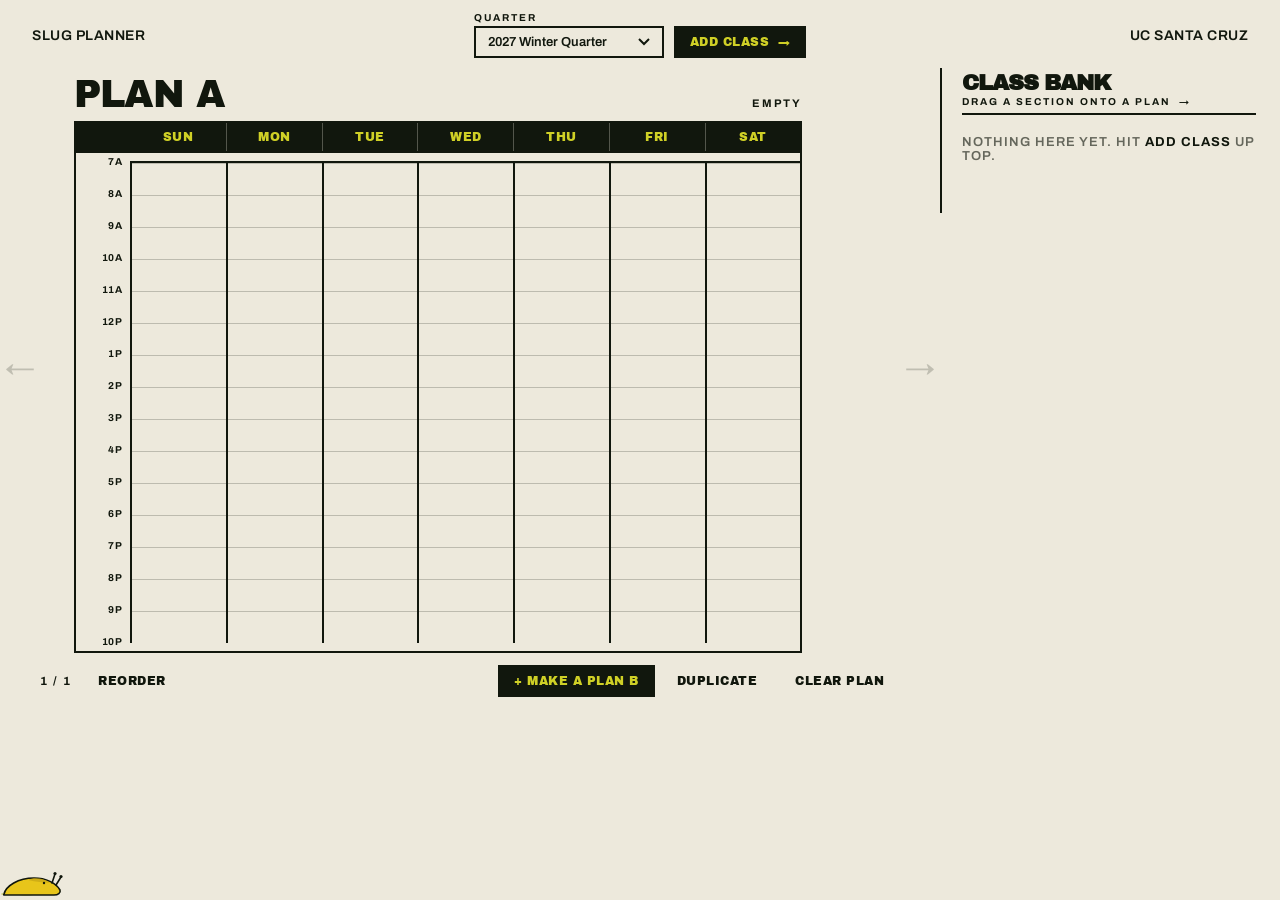
<file: prototype/index.html>
<!doctype html>
<html lang="en">
<head>
<meta charset="utf-8">
<meta name="viewport" content="width=device-width, initial-scale=1">
<title>Slug Planner</title>
<link rel="preconnect" href="https://fonts.googleapis.com">
<link href="https://fonts.googleapis.com/css2?family=Archivo+Black&family=Archivo:wght@400;500;600;700&display=swap" rel="stylesheet">
<link rel="stylesheet" href="styles.css">
</head>
<body>

<header class="topbar">
  <div class="brand">SLUG PLANNER</div>
  <div class="topbar-controls">
    <label class="field">
      <span>Quarter</span>
      <select id="termSelect"></select>
    </label>
    <button id="addClassBtn" class="btn btn-ink">ADD CLASS <span class="arrow">→</span></button>
  </div>
  <div class="brand-right">UC SANTA CRUZ</div>
</header>

<!-- Class picker drawer -->
<div id="drawer" class="drawer" hidden>
  <div class="drawer-inner">
    <div class="drawer-head">
      <h2>ADD A CLASS</h2>
      <button id="closeDrawer" class="icon-btn" aria-label="Close">✕</button>
    </div>
    <div class="drawer-filters">
      <label class="field">
        <span>Subject</span>
        <select id="subjectSelect"><option value="">All subjects</option></select>
      </label>
      <label class="field grow">
        <span>Search</span>
        <input id="courseSearch" type="search" placeholder="19A, psych, calculus…">
      </label>
    </div>
    <ul id="courseList" class="course-list"></ul>
  </div>
</div>

<div class="layout">
<div class="plan-pane">
<main class="stage">
  <button id="prevPlan" class="arrow-btn" aria-label="Previous plan">←</button>
  <div class="track-wrap">
    <div id="track" class="track"></div>
  </div>
  <button id="nextPlan" class="arrow-btn" aria-label="Next plan">→</button>
</main>

<div class="plan-bar">
  <div class="plan-order">
    <span id="planIndex" class="plan-index">1 / 1</span>
    <button id="reorderBtn" class="btn btn-link" title="Drag your plans into a new order">REORDER</button>
    <div id="reorderPanel" class="reorder" hidden>
      <h4>Drag plans into order</h4>
      <ul id="reorderList" class="reorder-list"></ul>
      <button id="reorderDone" class="btn btn-ink">DONE</button>
    </div>
  </div>
  <div class="plan-actions">
    <button id="newPlan" class="btn btn-ink">+ MAKE A PLAN B</button>
    <button id="dupPlan" class="btn btn-link">DUPLICATE</button>
    <button id="delPlan" class="btn btn-link danger">DELETE</button>
  </div>
</div>

<template id="slideTpl">
  <section class="slide">
    <div class="plan-meta">
      <input class="plan-name" value="PLAN A" spellcheck="false" aria-label="Plan name">
      <span class="plan-units"></span>
    </div>
    <div class="plan-card">
      <div class="cal-head"><div class="cal-gutter"></div><div class="cal-days"></div></div>
      <div class="cal-body"><div class="cal-gutter gutter-hours"></div><div class="cal-grid"></div></div>
    </div>
  </section>
</template>

</div><!-- /plan-pane -->

<section class="tray" id="tray">
  <div class="tray-head">
    <h2>CLASS BANK</h2>
    <span class="tray-hint">DRAG A SECTION ONTO A PLAN <span class="arrow">→</span></span>
  </div>
  <div class="tray-empty" id="trayEmpty">
    Nothing here yet. Hit <strong>ADD CLASS</strong> up top.
  </div>
</section>
</div><!-- /layout -->

<!-- Sammy, crawling along the bottom edge -->
<div class="slug-lane">
  <div class="slug-crawl" id="slug" title="Sammy" role="button" aria-label="Poke Sammy the slug">
    <div class="slug-say" id="slugSay" hidden></div>
    <svg class="slug" viewBox="0 0 64 30" width="64" height="30">
      <g class="slug-body">
        <!-- slime trail -->
        <path d="M2 26 Q 10 24, 18 26 T 34 26" fill="none" stroke="#b9ba1f" stroke-width="1.5" stroke-linecap="round" opacity=".55"/>
        <!-- body -->
        <path d="M4 26 C 6 18, 18 10, 34 10 C 46 10, 56 15, 60 22 C 61 25, 58 27, 54 27 L 8 27 C 4 27, 3 27, 4 26 Z" fill="#e8c51a" stroke="#11170d" stroke-width="1.6" stroke-linejoin="round"/>
        <!-- mantle -->
        <path d="M28 12 C 34 9, 44 10, 50 15 C 44 14, 36 14, 28 12 Z" fill="#c9a815" opacity=".8"/>
        <!-- pneumostome -->
        <circle cx="44" cy="15" r="1.2" fill="#11170d"/>
        <!-- eyestalks -->
        <g class="slug-eyes">
          <path d="M52 15 L 55 6" stroke="#11170d" stroke-width="1.6" stroke-linecap="round"/>
          <path d="M56 17 L 61 9" stroke="#11170d" stroke-width="1.6" stroke-linecap="round"/>
          <circle cx="55" cy="5.5" r="1.6" fill="#11170d"/>
          <circle cx="61" cy="8.5" r="1.6" fill="#11170d"/>
        </g>
      </g>
    </svg>
  </div>
</div>

<!-- Discussion chooser popover -->
<div id="disChooser" class="popover" hidden></div>

<script src="app.js"></script>
</body>
</html>
</file>
<file: prototype/styles.css>
/* Slug Planner — "lime poster" theme.
 * Acid lime ground, near-black ink, bold all-caps type, hairline black rules. */
:root {
  --bg: #ede9dc;          /* mellow oat ground */
  --lime: #cfd026;        /* poster accent: text on ink, first course color */
  --lime-deep: #b9ba1f;
  --lime-pale: #dcdc5a;
  --ink: #11170d;
  --ink-soft: rgba(17, 23, 13, .62);
  --paper: #f5f6ea;
  --red: #e5352b;
  --green: #157a3a;
  --rule: rgba(17, 23, 13, .22);
  --rule-strong: var(--ink);
  --hour-px: 32px;
  --display: "Archivo Black", "Arial Black", Impact, sans-serif;
  --body: "Archivo", "Helvetica Neue", Arial, sans-serif;
}

* { box-sizing: border-box; }
html, body { margin: 0; background: var(--bg); color: var(--ink); font-family: var(--body); -webkit-font-smoothing: antialiased; }
button, input, select { font: inherit; color: inherit; }
::selection { background: var(--ink); color: var(--lime); }

.arrow { display: inline-block; margin-left: 4px; }

/* ---------------------------------------------------------------- top bar */
.topbar {
  display: grid; grid-template-columns: 1fr auto 1fr; align-items: center; gap: 16px;
  padding: 12px 32px 10px;
  background: var(--bg);
  position: sticky; top: 0; z-index: 20;
}
.brand, .brand-right { font-weight: 600; font-size: 14px; letter-spacing: .5px; text-transform: uppercase; }
.brand-right { text-align: right; }
.topbar-controls { display: flex; align-items: flex-end; gap: 10px; justify-self: center; }

.field { display: flex; flex-direction: column; gap: 3px; font-size: 10px; font-weight: 700; color: var(--ink); text-transform: uppercase; letter-spacing: 2px; min-width: 0; }
.field.grow { flex: 1; min-width: 0; }
.field select, .field input {
  width: 100%; min-width: 0;
  font-size: 13px; font-weight: 600; text-transform: none; letter-spacing: 0; color: var(--ink);
  padding: 7px 12px; border: 2px solid var(--ink); border-radius: 0; background: transparent;
  -webkit-appearance: none; appearance: none;
}
.topbar .field select { min-width: 190px; }
.field select {
  padding-right: 34px;
  background-image: url("data:image/svg+xml;utf8,<svg xmlns='http://www.w3.org/2000/svg' width='12' height='8' viewBox='0 0 12 8'><path d='M1 1l5 5 5-5' fill='none' stroke='%2311170d' stroke-width='2'/></svg>");
  background-repeat: no-repeat; background-position: right 12px center;
}
.field input::placeholder { color: var(--ink-soft); font-weight: 500; }
.field input:focus, .field select:focus { outline: 0; box-shadow: 0 0 0 3px var(--ink); }

.btn {
  border: 2px solid var(--ink); border-radius: 0; padding: 7px 14px;
  font-family: var(--display); font-weight: 400; font-size: 12px; letter-spacing: .5px; text-transform: uppercase;
  cursor: pointer; background: transparent; color: var(--ink);
  transition: background .12s ease, color .12s ease, transform .08s ease;
}
.btn:active { transform: translateY(1px); }
.btn:hover { background: var(--ink); color: var(--lime); }
.btn-ink { background: var(--ink); color: var(--lime); }
.btn-ink:hover { background: transparent; color: var(--ink); }
.btn-link { border-color: transparent; }
.btn-link:hover { border-color: var(--ink); }
.btn.danger:hover { background: var(--red); border-color: var(--red); color: #fff; }
.btn-ghost { background: transparent; border: 0; color: var(--ink-soft); padding: 6px 10px; }
.btn-ghost:hover { color: var(--ink); }
.icon-btn { border: 0; background: transparent; font-size: 22px; cursor: pointer; color: var(--ink); line-height: 1; }

/* ---------------------------------------------------------------- drawer */
.drawer { position: fixed; inset: 0; z-index: 30; background: rgba(17, 23, 13, .3); }
.drawer-inner {
  position: absolute; top: 0; left: 0; height: 100%; width: min(540px, 100%);
  background: var(--bg); border-right: 3px solid var(--ink);
  display: flex; flex-direction: column; padding: 20px 28px; gap: 14px;
}
.drawer-head { display: flex; justify-content: space-between; align-items: center; }
.drawer-head h2 { margin: 0; font-family: var(--display); font-size: 24px; letter-spacing: -.5px; text-transform: uppercase; }
.drawer-filters { display: flex; gap: 12px; }
.drawer-filters .field:first-child { flex: 0 1 200px; }
.course-list { list-style: none; margin: 0 -28px; padding: 0 28px 20px; overflow: auto; flex: 1; display: flex; flex-direction: column; border-top: 2px solid var(--ink); }
.course-item {
  display: flex; align-items: center; justify-content: space-between; gap: 16px;
  padding: 10px 4px; border-bottom: 1px solid var(--rule); cursor: pointer; line-height: 1.3;
}
.ci-main { display: flex; flex-direction: column; gap: 2px; min-width: 0; }
.course-item:hover { background: var(--ink); color: var(--lime); margin: 0 -28px; padding-left: 32px; padding-right: 32px; }
.course-item:hover .course-title, .course-item:hover .course-sections { color: inherit; opacity: .75; }
.course-item.added { opacity: .4; cursor: default; }
.course-item.added:hover { background: transparent; color: inherit; margin: 0; padding-left: 4px; padding-right: 4px; }
.course-code { font-family: var(--display); font-size: 14px; text-transform: uppercase; }
.course-title { color: var(--ink-soft); font-size: 12px; font-weight: 500; }
.course-sections { font-size: 11px; font-weight: 700; letter-spacing: 1px; text-transform: uppercase; color: var(--ink-soft); white-space: nowrap; }

/* ---------------------------------------------------------------- layout: plan left, class bank right */
.layout { display: grid; grid-template-columns: minmax(0, 1fr) 340px; gap: 0; align-items: start; }
.plan-pane { min-width: 0; }

/* ---------------------------------------------------------------- stage / carousel */
.stage { display: grid; grid-template-columns: 40px minmax(0, 1fr) 40px; align-items: center; gap: 0; padding: 2px 0 0; }
.arrow-btn { border: 0; background: transparent; color: var(--ink); font-size: 30px; font-weight: 300; cursor: pointer; justify-self: center; padding: 6px; transition: transform .12s ease, opacity .2s ease; z-index: 2; }
.arrow-btn:hover { transform: translateX(2px); }
.arrow-btn:first-of-type:hover { transform: translateX(-2px); }
.arrow-btn:disabled { opacity: .2; cursor: default; transform: none; }

.track-wrap { min-width: 0; }
.track {
  display: flex; gap: 40px; align-items: flex-start;
  overflow-x: auto; overscroll-behavior-x: contain; scroll-behavior: smooth;
  scroll-snap-type: x mandatory;
  padding: 4px calc((100% - var(--slide-w)) / 2) 10px;   /* centers the active slide, neighbors peek */
  scrollbar-width: none;
  --slide-w: min(92%, 1180px);
}
.track::-webkit-scrollbar { display: none; }
.slide {
  --sat: 100%;
  flex: 0 0 var(--slide-w); scroll-snap-align: center; scroll-snap-stop: always;
  display: flex; flex-direction: column; gap: 4px;
  transform: scale(.96); opacity: .55; transition: transform .35s ease, opacity .35s ease, filter .35s ease;
  filter: grayscale(calc(100% - var(--sat)));
}
.slide.active { transform: scale(1); opacity: 1; filter: none; }

.plan-bar { display: flex; justify-content: space-between; align-items: center; padding: 2px 40px 14px; }
.plan-index { font-size: 12px; font-weight: 700; letter-spacing: 2px; color: var(--ink); }
.plan-bar { position: relative; }
.plan-order { display: flex; align-items: center; gap: 10px; }
#reorderBtn.on { background: var(--ink); color: var(--lime); border-color: var(--ink); }
.reorder {
  position: absolute; left: 40px; bottom: calc(100% + 6px); z-index: 25;
  background: var(--bg); border: 3px solid var(--ink); box-shadow: 6px 6px 0 var(--ink);
  padding: 12px; min-width: 300px; display: flex; flex-direction: column; gap: 8px;
}
.reorder[hidden] { display: none; }
.reorder h4 { margin: 0 2px 2px; font-size: 11px; font-weight: 700; text-transform: uppercase; letter-spacing: 2px; }
.reorder-list { list-style: none; margin: 0; padding: 0; display: flex; flex-direction: column; gap: 6px; }
.reorder-item {
  display: flex; align-items: center; gap: 10px; padding: 8px 10px; border: 2px solid var(--ink); background: var(--bg);
  cursor: grab; user-select: none; font-size: 13px;
}
.reorder-item:active { cursor: grabbing; }
.reorder-item.dragging { opacity: .35; border-style: dashed; }
.reorder-item.current { background: var(--ink); color: var(--lime); }
.reorder-item .grip { font-family: var(--body); letter-spacing: -3px; opacity: .6; font-size: 14px; }
.reorder-item .r-name { font-family: var(--display); text-transform: uppercase; flex: 1; }
.reorder-item .r-meta { font-size: 10px; font-weight: 700; letter-spacing: 1px; text-transform: uppercase; opacity: .7; }
.reorder .btn { align-self: flex-end; }
.plan-actions { display: flex; gap: 6px; align-items: center; }

/* plan headline — the poster's big bottom type */
.plan-meta { display: flex; justify-content: space-between; align-items: baseline; padding: 0 0 2px; }
.plan-title { display: flex; align-items: baseline; gap: 12px; }
.plan-name {
  font-family: var(--display); font-size: clamp(26px, 3vw, 38px); line-height: 1; letter-spacing: -1px;
  border: 0; background: transparent; width: 100%; max-width: 620px; text-transform: uppercase; padding: 0; color: var(--ink);
}
.plan-name:focus { outline: 0; text-decoration: underline; text-decoration-thickness: 4px; text-underline-offset: 6px; }
.plan-units { font-size: 11px; font-weight: 700; letter-spacing: 2px; text-transform: uppercase; white-space: nowrap; color: var(--ink); }

/* calendar — the framed panel */
.plan-card { border: 2px solid var(--ink); background: var(--bg); padding: 0; overflow: hidden; }
.cal-head { display: grid; grid-template-columns: 54px 1fr; position: relative; z-index: 1; border-bottom: 2px solid var(--ink); background: var(--ink); color: var(--lime); }
.cal-gutter { width: 54px; }
.cal-days { display: grid; grid-template-columns: repeat(7, 1fr); }
.cal-days .day { text-align: center; font-family: var(--display); font-size: 12px; letter-spacing: .5px; padding: 7px 4px; border-left: 1px solid rgba(237, 233, 220, .3); }
.cal-days .day:first-child { border-left: 0; }
.cal-body { display: grid; grid-template-columns: 54px 1fr; max-height: max(260px, calc(100vh - 250px)); overflow-y: auto; overscroll-behavior: contain; padding-top: 8px; padding-bottom: 8px; }
.gutter-hours { position: relative; font-size: 10px; font-weight: 700; letter-spacing: .5px; color: var(--ink); }
.gutter-hours .hour { position: absolute; right: 8px; transform: translateY(-50%); }
.cal-grid { position: relative; display: grid; grid-template-columns: repeat(7, 1fr); border-top: 2px solid var(--ink); }
.cal-col { position: relative; border-left: 2px solid var(--ink); background-image: repeating-linear-gradient(to bottom, var(--rule) 0 1px, transparent 1px var(--hour-px)); transition: background-color .12s ease; }
.cal-col.drop-ok { background-color: rgba(17, 23, 13, .06); }
.cal-col.drop-hot { background-color: rgba(17, 23, 13, .16); }

.block {
  position: absolute; left: 2px; right: 2px; border-radius: 0; padding: 3px 6px; overflow: hidden;
  font-size: 10px; line-height: 1.25; border: 2px solid var(--ink);
  cursor: default; user-select: none;
}
.block .b-code { font-family: var(--display); font-size: 11px; margin-bottom: 1px; padding-right: 12px; text-transform: uppercase; }
.block .b-sub { opacity: .85; font-weight: 500; }
.block .b-x { position: absolute; top: 2px; right: 5px; font-size: 11px; cursor: pointer; opacity: .7; }
.block .b-x:hover { opacity: 1; }
.block.dis { border-style: dashed; }
.block.conflict { outline: 3px solid var(--red); outline-offset: 0; }
.block.needs-dis { border-style: dashed; }
.block .b-pick { display: inline-block; margin-top: 3px; background: rgba(255, 255, 255, .28); padding: 1px 6px; cursor: pointer; font-weight: 700; }
.block .b-pick:hover { background: rgba(255, 255, 255, .5); }

/* ---------------------------------------------------------------- tray (class bank) */
.tray { position: sticky; top: 64px; max-height: calc(100vh - 64px); overflow-y: auto; overscroll-behavior: contain;
  padding: 4px 24px 32px 20px; border-left: 2px solid var(--ink); display: flex; flex-direction: column; gap: 0; }
.tray-head { display: flex; flex-direction: column; gap: 2px; border-bottom: 2px solid var(--ink); padding-bottom: 6px; margin-bottom: 2px; }
.tray-head h2 { margin: 0; font-family: var(--display); font-size: 22px; line-height: 1; letter-spacing: -1px; text-transform: uppercase; }
.tray-hint { font-size: 10px; font-weight: 700; letter-spacing: 2px; text-transform: uppercase; }
.tray-empty { font-size: 13px; font-weight: 600; padding: 18px 0; text-transform: uppercase; letter-spacing: 1px; color: var(--ink-soft); }
.tray-empty strong { color: var(--ink); }
.tray-row { display: flex; flex-direction: column; align-items: stretch; gap: 8px; padding: 10px 0; border-bottom: 1px solid var(--rule); }
.tray-course { display: flex; flex-direction: column; gap: 2px; }
.tray-course .tc-code { font-family: var(--display); font-size: 15px; text-transform: uppercase; display: flex; align-items: center; gap: 10px; }
.tray-course .swatch { width: 14px; height: 14px; border: 2px solid var(--ink); display: inline-block; }
.tray-course .tc-title { font-size: 12px; font-weight: 500; color: var(--ink-soft); margin-top: 2px; display: flex; gap: 12px; align-items: baseline; }
.tray-remove { border: 0; background: transparent; padding: 0; font-size: 11px; font-weight: 700; letter-spacing: 1px; text-transform: uppercase; color: var(--ink-soft); cursor: pointer; text-decoration: underline; text-underline-offset: 3px; }
.tray-remove:hover { color: var(--red); }
.tray-cards { display: grid; grid-template-columns: repeat(2, minmax(0, 1fr)); grid-auto-rows: 1fr; gap: 12px 14px; padding: 6px 4px 4px 10px; }
.card {
  position: relative; min-width: 0; padding: 7px 10px; border: 2px solid var(--ink);
  cursor: grab; transition: transform .1s ease, box-shadow .1s ease;
  font-size: 12px; line-height: 1.4; display: flex; flex-direction: column; gap: 0;
  box-shadow: 3px 3px 0 var(--ink);
}
.card:hover { transform: translate(-1px, -1px); box-shadow: 4px 4px 0 var(--ink); }
.card:active { cursor: grabbing; transform: translate(2px, 2px); box-shadow: 2px 2px 0 var(--ink); }
.card.dragging { opacity: .5; }
.card .c-sec { font-family: var(--display); text-transform: uppercase; }
.card .c-time { font-weight: 600; }
.card .c-meta { font-size: 10px; opacity: .85; margin-top: 2px; white-space: nowrap; overflow: hidden; text-overflow: ellipsis; }
.card .c-tba { font-style: italic; opacity: .85; white-space: nowrap; overflow: hidden; text-overflow: ellipsis; }
.card .c-time { white-space: nowrap; overflow: hidden; text-overflow: ellipsis; }
.card .badge {
  position: absolute; left: -9px; top: -9px; width: 20px; height: 20px; border-radius: 50%;
  background: var(--bg); color: var(--ink); border: 2px solid var(--ink); font-family: var(--display); font-size: 11px;
  display: flex; align-items: center; justify-content: center;
}
.card .badge.on-this { background: var(--ink); color: var(--lime); }

/* ---------------------------------------------------------------- popover */
.popover {
  position: absolute; z-index: 40; background: var(--bg); border: 3px solid var(--ink); padding: 10px 8px;
  box-shadow: 6px 6px 0 var(--ink); min-width: 260px; max-height: 320px; overflow: auto;
}
.popover h4 { margin: 4px 8px 8px; font-size: 11px; font-weight: 700; text-transform: uppercase; letter-spacing: 2px; }
.popover .opt { display: flex; justify-content: space-between; gap: 18px; padding: 10px 12px; cursor: pointer; font-size: 13px; line-height: 1.4; border-top: 1px solid var(--rule); }
.popover .opt:first-of-type { border-top: 0; }
.popover .opt.skip { margin-top: 6px; border-top: 2px solid var(--ink); color: var(--ink-soft); }
.popover .opt:hover { background: var(--ink); color: var(--lime); }
.popover .opt .o-code { font-family: var(--display); text-transform: uppercase; }
.popover .opt .o-time { color: var(--ink-soft); font-weight: 500; }
.popover .opt:hover .o-time { color: inherit; opacity: .75; }
.popover .opt.conflict .o-time::after { content: " · conflict"; color: var(--red); font-weight: 700; }

/* ---------------------------------------------------------------- Sammy the slug */
.slug-lane { position: fixed; left: 0; right: 0; bottom: 0; height: 80px; pointer-events: none; z-index: 5; overflow: hidden; }
.slug-crawl { position: absolute; bottom: 2px; left: 0; animation: slug-cross 70s linear infinite; pointer-events: auto; cursor: pointer; }
.slug-crawl.poked .slug { animation: slug-flinch .35s ease-out; }
.slug-say {
  position: absolute; left: 44px; bottom: 30px; white-space: nowrap;
  background: var(--bg); color: var(--ink); border: 2px solid var(--ink); box-shadow: 3px 3px 0 var(--ink);
  padding: 5px 9px; font-size: 12px; font-weight: 700; letter-spacing: .3px;
  animation: slug-say-in .18s ease-out;
}
.slug-say::after { content: ""; position: absolute; left: 10px; bottom: -7px; width: 8px; height: 8px; background: var(--bg); border-right: 2px solid var(--ink); border-bottom: 2px solid var(--ink); transform: rotate(45deg); }
.slug-say[hidden] { display: none; }
@keyframes slug-flinch { 0% { transform: translateY(0) scaleX(1); } 30% { transform: translateY(-6px) scaleX(.85); } 100% { transform: translateY(0) scaleX(1); } }
@keyframes slug-say-in { from { transform: translateY(4px); opacity: 0; } to { transform: none; opacity: 1; } }
.slug { display: block; }
.slug-body { transform-origin: 8px 27px; animation: slug-inch 1.4s ease-in-out infinite; }
.slug-eyes { transform-origin: 54px 16px; animation: slug-peek 3.2s ease-in-out infinite; }
@keyframes slug-cross { from { transform: translateX(-80px); } to { transform: translateX(100vw); } }
@keyframes slug-inch { 0%, 100% { transform: scaleX(1); } 50% { transform: scaleX(.9); } }
@keyframes slug-peek { 0%, 70%, 100% { transform: rotate(0deg); } 82% { transform: rotate(-12deg); } 92% { transform: rotate(6deg); } }
@media (prefers-reduced-motion: reduce) { .slug-lane { display: none; } }

@media (max-width: 900px) {
  .topbar { grid-template-columns: 1fr; padding: 16px 20px; gap: 10px; }
  .brand-right { text-align: left; }
  .topbar-controls { justify-self: stretch; flex-wrap: wrap; }
  .stage { grid-template-columns: 36px 1fr 36px; }
  .track { --slide-w: 92%; gap: 16px; }
  .plan-bar { padding: 6px 20px 20px; flex-wrap: wrap; gap: 10px; }
  .layout { grid-template-columns: 1fr; }
  .tray { position: static; max-height: none; border-left: 0; border-top: 2px solid var(--ink); padding: 8px 20px 60px; }
  .tray-row { gap: 10px; }
  .plan-name { font-size: 36px; }
  .drawer-inner { padding: 20px; }
  .drawer-filters { flex-direction: column; }
  .course-list { margin: 0 -20px; padding: 0 20px 20px; }
}
</file>
